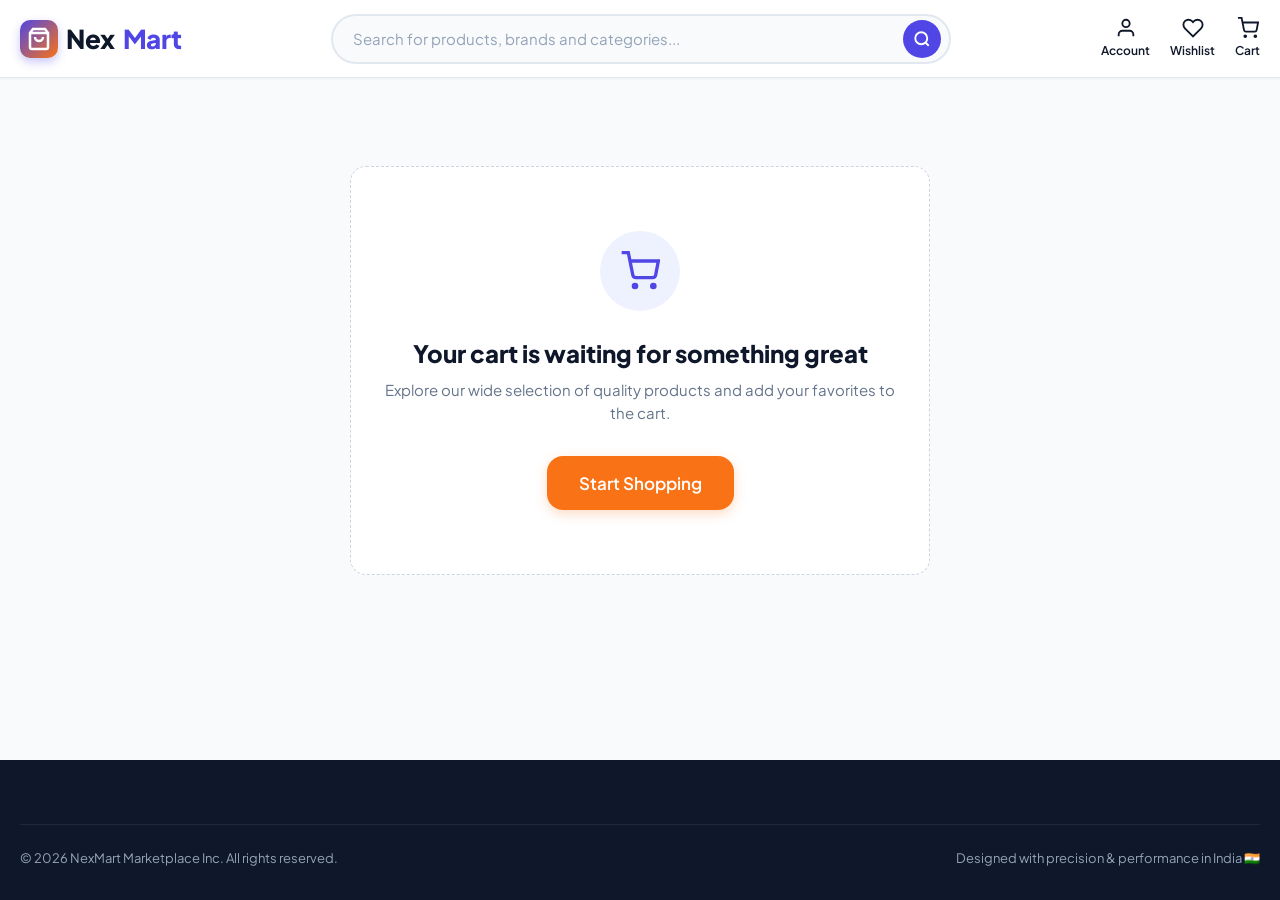
<file: cart.html>
<!DOCTYPE html>
<html lang="en">
<head>
  <meta charset="UTF-8">
  <meta name="viewport" content="width=device-width, initial-scale=1.0">
  <title>Shopping Cart - NexMart</title>
  <link rel="stylesheet" href="css/style.css">
  <link rel="stylesheet" href="css/components.css">
  <link rel="stylesheet" href="css/responsive.css">
</head>
<body>

  <!-- HEADER -->
  <header class="site-header">
    <div class="main-header">
      <div class="container header-wrapper">
        <a href="index.html" class="brand-logo">
          <div class="brand-icon">
            <svg width="24" height="24" viewBox="0 0 24 24" fill="none" stroke="currentColor" stroke-width="2.5"><path d="M6 2L3 6v14a2 2 0 0 0 2 2h14a2 2 0 0 0 2-2V6l-3-4z"></path><line x1="3" y1="6" x2="21" y2="6"></line><path d="M16 10a4 4 0 0 1-8 0"></path></svg>
          </div>
          Nex<span class="accent">Mart</span>
        </a>

        <div class="header-search">
          <div class="search-input-group">
            <input type="text" id="header-search-input" class="search-input" placeholder="Search for products, brands and categories..." autocomplete="off">
            <button class="btn-search" aria-label="Search">
              <svg width="18" height="18" viewBox="0 0 24 24" fill="none" stroke="currentColor" stroke-width="2.5"><circle cx="11" cy="11" r="8"></circle><line x1="21" y1="21" x2="16.65" y2="16.65"></line></svg>
            </button>
          </div>
          <div id="search-suggestions" class="search-suggestions-popup"></div>
        </div>

        <div class="header-actions">
          <a href="account.html" class="header-action-btn">
            <svg width="22" height="22" viewBox="0 0 24 24" fill="none" stroke="currentColor" stroke-width="2"><path d="M20 21v-2a4 4 0 0 0-4-4H8a4 4 0 0 0-4 4v2"></path><circle cx="12" cy="7" r="4"></circle></svg>
            <span>Account</span>
          </a>
          <a href="wishlist.html" class="header-action-btn">
            <svg width="22" height="22" viewBox="0 0 24 24" fill="none" stroke="currentColor" stroke-width="2"><path d="M20.84 4.61a5.5 5.5 0 0 0-7.78 0L12 5.67l-1.06-1.06a5.5 5.5 0 0 0-7.78 7.78l1.06 1.06L12 21.23l7.78-7.78 1.06-1.06a5.5 5.5 0 0 0 0-7.78z"></path></svg>
            <span>Wishlist</span>
            <span class="badge wishlist-count-badge" style="display: none;">0</span>
          </a>
          <a href="cart.html" class="header-action-btn cart-btn-desktop">
            <svg width="22" height="22" viewBox="0 0 24 24" fill="none" stroke="currentColor" stroke-width="2"><circle cx="9" cy="21" r="1"></circle><circle cx="20" cy="21" r="1"></circle><path d="M1 1h4l2.68 13.39a2 2 0 0 0 2 1.61h9.72a2 2 0 0 0 2-1.61L23 6H6"></path></svg>
            <span>Cart</span>
            <span class="badge cart-count-badge" style="display: none;">0</span>
          </a>
        </div>
      </div>
    </div>
  </header>

  <!-- MAIN CONTAINER -->
  <main class="container" style="margin: 2.5rem auto 4rem auto;">
    <div id="cart-page-container">
      <!-- Populated dynamically by js/cart-page.js -->
    </div>
  </main>

  <!-- FOOTER & MOBILE NAV -->
  <footer class="site-footer">
    <div class="container">
      <div class="footer-bottom">
        <div>© 2026 NexMart Marketplace Inc. All rights reserved.</div>
        <div>Designed with precision & performance in India 🇮🇳</div>
      </div>
    </div>
  </footer>

  <nav class="mobile-bottom-nav">
    <a href="index.html" class="mobile-nav-item"><svg width="20" height="20" viewBox="0 0 24 24" fill="none" stroke="currentColor" stroke-width="2"><path d="M3 9l9-7 9 7v11a2 2 0 0 1-2 2H5a2 2 0 0 1-2-2z"></path></svg><span>Home</span></a>
    <a href="products.html" class="mobile-nav-item"><svg width="20" height="20" viewBox="0 0 24 24" fill="none" stroke="currentColor" stroke-width="2"><rect x="3" y="3" width="7" height="7"></rect><rect x="14" y="3" width="7" height="7"></rect><rect x="14" y="14" width="7" height="7"></rect><rect x="3" y="14" width="7" height="7"></rect></svg><span>Search</span></a>
    <a href="wishlist.html" class="mobile-nav-item"><svg width="20" height="20" viewBox="0 0 24 24" fill="none" stroke="currentColor" stroke-width="2"><path d="M20.84 4.61a5.5 5.5 0 0 0-7.78 0L12 5.67l-1.06-1.06a5.5 5.5 0 0 0-7.78 7.78l1.06 1.06L12 21.23l7.78-7.78 1.06-1.06a5.5 5.5 0 0 0 0-7.78z"></path></svg><span>Wishlist</span></a>
    <a href="cart.html" class="mobile-nav-item active"><svg width="20" height="20" viewBox="0 0 24 24" fill="none" stroke="currentColor" stroke-width="2"><circle cx="9" cy="21" r="1"></circle><circle cx="20" cy="21" r="1"></circle><path d="M1 1h4l2.68 13.39a2 2 0 0 0 2 1.61h9.72a2 2 0 0 0 2-1.61L23 6H6"></path></svg><span>Cart</span></a>
    <a href="account.html" class="mobile-nav-item"><svg width="20" height="20" viewBox="0 0 24 24" fill="none" stroke="currentColor" stroke-width="2"><path d="M20 21v-2a4 4 0 0 0-4-4H8a4 4 0 0 0-4 4v2"></path><circle cx="12" cy="7" r="4"></circle></svg><span>Account</span></a>
  </nav>

  <script src="js/data.js"></script>
  <script src="js/store.js"></script>
  <script src="js/utils.js"></script>
  <script src="js/header.js"></script>
  <script src="js/cart-page.js"></script>
</body>
</html>
</file>
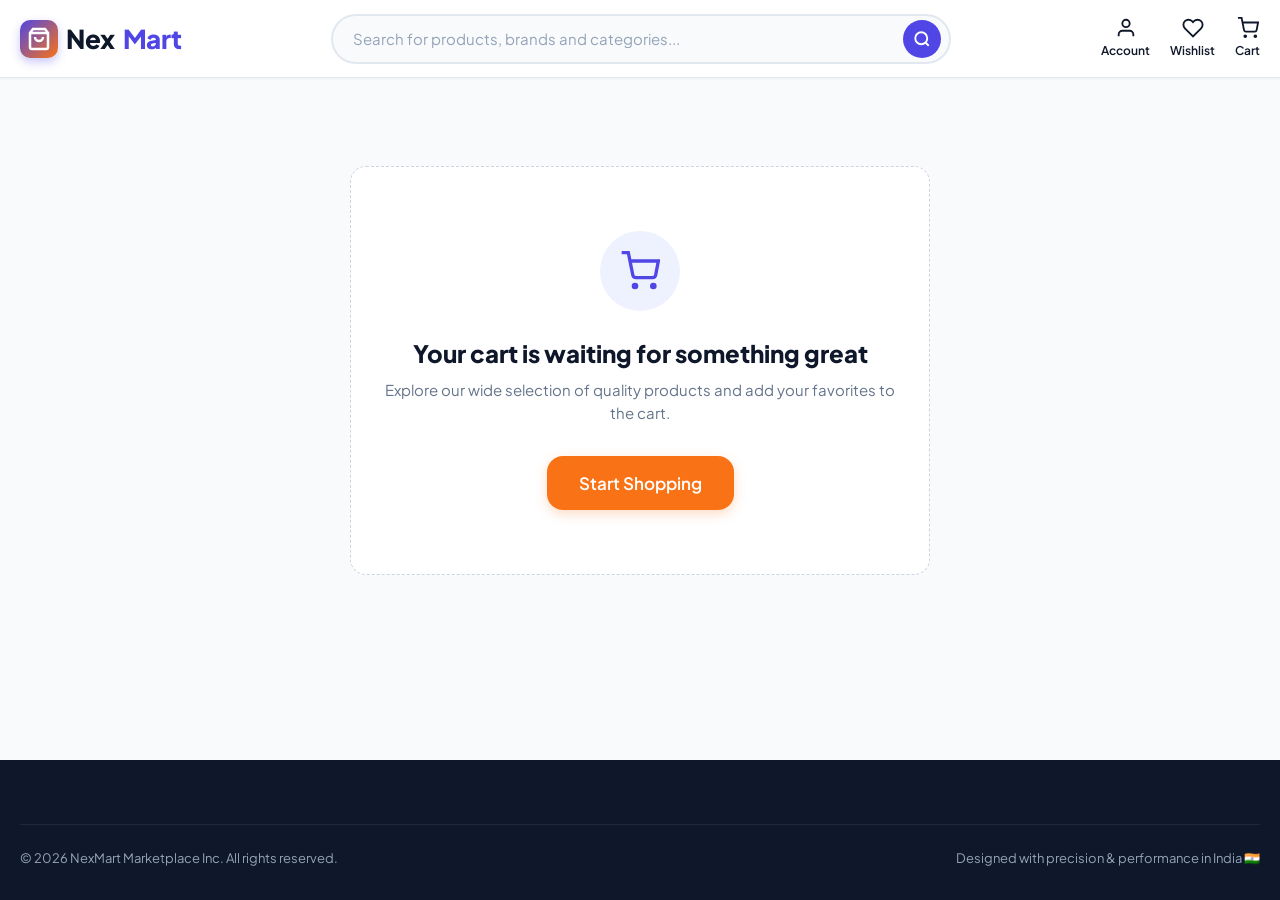
<file: checkout.html>
<!DOCTYPE html>
<html lang="en">
<head>
  <meta charset="UTF-8">
  <meta name="viewport" content="width=device-width, initial-scale=1.0">
  <title>Checkout - NexMart</title>
  <link rel="stylesheet" href="css/style.css">
  <link rel="stylesheet" href="css/components.css">
  <link rel="stylesheet" href="css/responsive.css">
  <style>
    .checkout-layout {
      display: grid;
      grid-template-columns: 2fr 1fr;
      gap: 2rem;
      margin: 2.5rem 0 4rem 0;
    }
    .checkout-step-card {
      background: var(--color-surface);
      border: 1px solid var(--color-border);
      border-radius: var(--radius-lg);
      padding: 1.75rem;
      margin-bottom: 1.5rem;
    }
    .step-card-header {
      display: flex;
      align-items: center;
      gap: 0.85rem;
      margin-bottom: 1.25rem;
    }
    .step-number-badge {
      width: 32px;
      height: 32px;
      background: var(--color-primary);
      color: #FFF;
      font-weight: 800;
      border-radius: var(--radius-full);
      display: flex;
      align-items: center;
      justify-content: center;
      font-size: 0.9375rem;
    }
    .payment-mode-grid {
      display: grid;
      grid-template-columns: repeat(auto-fit, minmax(140px, 1fr));
      gap: 1rem;
      margin-bottom: 1.25rem;
    }
    .payment-mode-card {
      border: 2px solid var(--color-border);
      border-radius: var(--radius-md);
      padding: 1rem 0.75rem;
      text-align: center;
      cursor: pointer;
      font-size: 0.875rem;
      font-weight: 700;
      transition: all var(--transition-fast);
    }
    .payment-mode-card:hover, .payment-mode-card.active {
      border-color: var(--color-primary);
      background: var(--color-primary-light);
      color: var(--color-primary);
    }
  </style>
</head>
<body>

  <!-- HEADER -->
  <header class="site-header">
    <div class="main-header">
      <div class="container header-wrapper">
        <a href="index.html" class="brand-logo">
          <div class="brand-icon">
            <svg width="24" height="24" viewBox="0 0 24 24" fill="none" stroke="currentColor" stroke-width="2.5"><path d="M6 2L3 6v14a2 2 0 0 0 2 2h14a2 2 0 0 0 2-2V6l-3-4z"></path><line x1="3" y1="6" x2="21" y2="6"></line><path d="M16 10a4 4 0 0 1-8 0"></path></svg>
          </div>
          Nex<span class="accent">Mart</span>
        </a>

        <div style="font-size: 0.875rem; font-weight: 700; color: var(--color-success); display: flex; align-items: center; gap: 0.4rem;">
          <svg width="18" height="18" viewBox="0 0 24 24" fill="none" stroke="currentColor" stroke-width="2.5"><rect x="3" y="11" width="18" height="11" rx="2" ry="2"></rect><path d="M7 11V7a5 5 0 0 1 10 0v4"></path></svg>
          100% Secure Checkout
        </div>
      </div>
    </div>
  </header>

  <!-- MAIN CHECKOUT CONTENT -->
  <main class="container">
    <div class="checkout-layout">
      <!-- LEFT: STEPS FORM -->
      <div>
        <div id="checkout-error-msg" style="color: var(--color-danger); font-weight: 700; font-size: 0.875rem; margin-bottom: 1rem;"></div>

        <!-- STEP 1: SHIPPING ADDRESS -->
        <div class="checkout-step-card">
          <div class="step-card-header">
            <div class="step-number-badge">1</div>
            <h3 style="font-size: 1.25rem; font-weight: 800;">Shipping Address</h3>
          </div>

          <div style="display: grid; grid-template-columns: 1fr 1fr; gap: 1rem;">
            <div class="form-group">
              <label class="form-label">Full Name</label>
              <input type="text" id="checkout-fullname" class="form-input" value="Rahul Sharma" required>
            </div>
            <div class="form-group">
              <label class="form-label">Mobile Phone Number</label>
              <input type="tel" id="checkout-phone" class="form-input" value="+91 98765 43210" required>
            </div>
            <div class="form-group" style="grid-column: 1 / -1;">
              <label class="form-label">Flat / House No., Building, Street Address</label>
              <input type="text" id="checkout-street" class="form-input" value="Flat 402, Royal Palms Apartments, Outer Ring Road" required>
            </div>
            <div class="form-group">
              <label class="form-label">City</label>
              <input type="text" id="checkout-city" class="form-input" value="Bengaluru" required>
            </div>
            <div class="form-group">
              <label class="form-label">State</label>
              <input type="text" id="checkout-state" class="form-input" value="Karnataka" required>
            </div>
            <div class="form-group">
              <label class="form-label">Pincode</label>
              <input type="text" id="checkout-pincode" class="form-input" value="560103" required maxlength="6">
            </div>
          </div>
        </div>

        <!-- STEP 2: DELIVERY OPTIONS -->
        <div class="checkout-step-card">
          <div class="step-card-header">
            <div class="step-number-badge">2</div>
            <h3 style="font-size: 1.25rem; font-weight: 800;">Delivery Option</h3>
          </div>

          <div style="display: flex; flex-direction: column; gap: 1rem;">
            <label style="display: flex; align-items: center; justify-content: space-between; border: 1px solid var(--color-border); padding: 1rem; border-radius: var(--radius-md); cursor: pointer;">
              <div style="display: flex; align-items: center; gap: 0.75rem;">
                <input type="radio" name="delivery-speed" checked onclick="setDeliveryOption(0)">
                <div>
                  <div style="font-weight: 700; font-size: 0.9375rem;">Standard Free Delivery</div>
                  <div style="font-size: 0.8125rem; color: var(--color-text-muted);">Delivered in 2-3 Business Days</div>
                </div>
              </div>
              <span style="font-weight: 800; color: var(--color-success);">FREE</span>
            </label>

            <label style="display: flex; align-items: center; justify-content: space-between; border: 1px solid var(--color-border); padding: 1rem; border-radius: var(--radius-md); cursor: pointer;">
              <div style="display: flex; align-items: center; gap: 0.75rem;">
                <input type="radio" name="delivery-speed" onclick="setDeliveryOption(99)">
                <div>
                  <div style="font-weight: 700; font-size: 0.9375rem;">Express Priority Delivery ⚡</div>
                  <div style="font-size: 0.8125rem; color: var(--color-text-muted);">Guaranteed Delivery Tomorrow by 2 PM</div>
                </div>
              </div>
              <span style="font-weight: 800; color: var(--color-primary);">₹99</span>
            </label>
          </div>
        </div>

        <!-- STEP 3: PAYMENT METHOD -->
        <div class="checkout-step-card">
          <div class="step-card-header">
            <div class="step-number-badge">3</div>
            <h3 style="font-size: 1.25rem; font-weight: 800;">Select Payment Gateway</h3>
          </div>

          <div class="payment-mode-grid">
            <div class="payment-mode-card active" data-mode="upi">
              <div>📱 UPI / QR</div>
              <div style="font-size: 0.7rem; font-weight: 500; color: var(--color-text-muted); margin-top: 0.2rem;">GPay, PhonePe, Paytm</div>
            </div>
            <div class="payment-mode-card" data-mode="card">
              <div>💳 Credit/Debit Card</div>
              <div style="font-size: 0.7rem; font-weight: 500; color: var(--color-text-muted); margin-top: 0.2rem;">Visa, Mastercard, RuPay</div>
            </div>
            <div class="payment-mode-card" data-mode="netbanking">
              <div>🏛️ Net Banking</div>
              <div style="font-size: 0.7rem; font-weight: 500; color: var(--color-text-muted); margin-top: 0.2rem;">All Indian Banks</div>
            </div>
            <div class="payment-mode-card" data-mode="cod">
              <div>💵 Cash on Delivery</div>
              <div style="font-size: 0.7rem; font-weight: 500; color: var(--color-text-muted); margin-top: 0.2rem;">Pay on Delivery</div>
            </div>
          </div>

          <!-- Payment Input Fields Simulation -->
          <div id="pay-detail-upi" class="payment-subdetails" style="background: var(--color-bg); padding: 1.25rem; border-radius: var(--radius-md);">
            <label class="form-label">Enter VPA / UPI ID</label>
            <input type="text" class="form-input" placeholder="mobile-number@upi or name@okaxis" value="rahul@upi" style="max-width: 340px;">
          </div>

          <div id="pay-detail-card" class="payment-subdetails" style="display: none; background: var(--color-bg); padding: 1.25rem; border-radius: var(--radius-md);">
            <div class="form-group">
              <label class="form-label">Card Number</label>
              <input type="text" class="form-input" placeholder="4532 •••• •••• 8910" value="4532 9841 2309 8910">
            </div>
            <div style="display: grid; grid-template-columns: 1fr 1fr; gap: 1rem;">
              <div class="form-group">
                <label class="form-label">Expiry Date</label>
                <input type="text" class="form-input" placeholder="MM/YY" value="08/28">
              </div>
              <div class="form-group">
                <label class="form-label">CVV</label>
                <input type="password" class="form-input" placeholder="123" value="894" maxlength="3">
              </div>
            </div>
          </div>

          <div id="pay-detail-netbanking" class="payment-subdetails" style="display: none; background: var(--color-bg); padding: 1.25rem; border-radius: var(--radius-md);">
            <label class="form-label">Select Your Bank</label>
            <select class="form-select">
              <option>HDFC Bank</option>
              <option>State Bank of India (SBI)</option>
              <option>ICICI Bank</option>
              <option>Axis Bank</option>
              <option>Kotak Mahindra Bank</option>
            </select>
          </div>

          <div id="pay-detail-cod" class="payment-subdetails" style="display: none; background: var(--color-bg); padding: 1.25rem; border-radius: var(--radius-md);">
            <p style="font-size: 0.875rem; color: var(--color-text-muted);">
              You can pay via Cash, UPI QR or Debit Card to the delivery agent when your package arrives.
            </p>
          </div>
        </div>
      </div>

      <!-- RIGHT: ORDER SUMMARY SIDEBAR -->
      <div>
        <div id="checkout-summary-container" style="background: var(--color-surface); padding: 1.5rem; border-radius: var(--radius-lg); border: 1px solid var(--color-border); position: sticky; top: 100px;">
          <!-- Rendered dynamically -->
        </div>
      </div>
    </div>
  </main>

  <footer class="site-footer">
    <div class="container">
      <div class="footer-bottom">
        <div>© 2026 NexMart Marketplace Inc. All rights reserved.</div>
        <div>Designed with precision & performance in India 🇮🇳</div>
      </div>
    </div>
  </footer>

  <script src="js/data.js"></script>
  <script src="js/store.js"></script>
  <script src="js/utils.js"></script>
  <script src="js/checkout.js"></script>
</body>
</html>
</file>
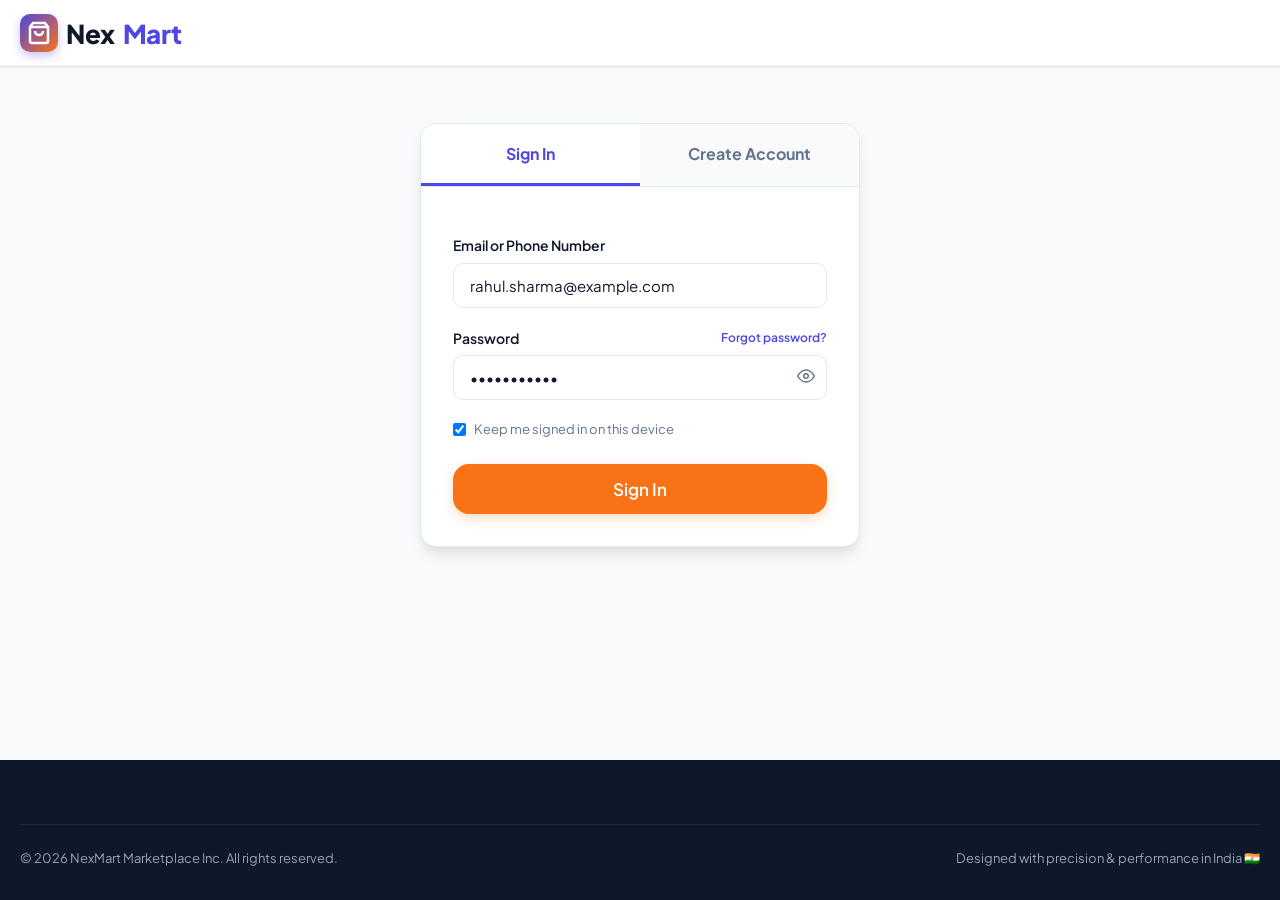
<file: login.html>
<!DOCTYPE html>
<html lang="en">
<head>
  <meta charset="UTF-8">
  <meta name="viewport" content="width=device-width, initial-scale=1.0">
  <title>Login / Sign Up - NexMart</title>
  <link rel="stylesheet" href="css/style.css">
  <link rel="stylesheet" href="css/components.css">
  <link rel="stylesheet" href="css/responsive.css">
  <style>
    .auth-container {
      max-width: 440px;
      margin: 3.5rem auto 5rem auto;
      background: var(--color-surface);
      border: 1px solid var(--color-border);
      border-radius: var(--radius-lg);
      box-shadow: var(--shadow-lg);
      overflow: hidden;
    }
    .auth-tabs {
      display: flex;
      border-bottom: 1px solid var(--color-border);
    }
    .auth-tab-btn {
      flex: 1;
      padding: 1.1rem;
      font-weight: 700;
      font-size: 1rem;
      text-align: center;
      color: var(--color-text-muted);
      cursor: pointer;
      background: var(--color-bg);
      transition: all var(--transition-fast);
    }
    .auth-tab-btn.active {
      background: var(--color-surface);
      color: var(--color-primary);
      border-bottom: 3px solid var(--color-primary);
    }
    .auth-body {
      padding: 2rem;
    }
    .password-input-wrap {
      position: relative;
    }
    .password-toggle-btn {
      position: absolute;
      right: 12px;
      top: 50%;
      transform: translateY(-50%);
      color: var(--color-text-muted);
    }
  </style>
</head>
<body>

  <!-- HEADER -->
  <header class="site-header">
    <div class="main-header">
      <div class="container header-wrapper">
        <a href="index.html" class="brand-logo">
          <div class="brand-icon">
            <svg width="24" height="24" viewBox="0 0 24 24" fill="none" stroke="currentColor" stroke-width="2.5"><path d="M6 2L3 6v14a2 2 0 0 0 2 2h14a2 2 0 0 0 2-2V6l-3-4z"></path><line x1="3" y1="6" x2="21" y2="6"></line><path d="M16 10a4 4 0 0 1-8 0"></path></svg>
          </div>
          Nex<span class="accent">Mart</span>
        </a>
      </div>
    </div>
  </header>

  <!-- AUTH MAIN CONTENT -->
  <main class="container">
    <div class="auth-container">
      <div class="auth-tabs">
        <div id="tab-btn-login" class="auth-tab-btn active">Sign In</div>
        <div id="tab-btn-signup" class="auth-tab-btn">Create Account</div>
      </div>

      <div class="auth-body">
        <!-- LOGIN FORM -->
        <form id="login-form" onsubmit="handleLoginSubmit(event)">
          <div id="login-error-msg" style="color: var(--color-danger); font-size: 0.8125rem; font-weight: 700; margin-bottom: 1rem;"></div>

          <div class="form-group">
            <label class="form-label">Email or Phone Number</label>
            <input type="text" id="login-email" class="form-input" placeholder="rahul.sharma@example.com" value="rahul.sharma@example.com" required>
          </div>

          <div class="form-group">
            <div style="display: flex; justify-content: space-between; align-items: center; margin-bottom: 0.4rem;">
              <label class="form-label" style="margin: 0;">Password</label>
              <a href="#" style="font-size: 0.75rem; color: var(--color-primary); font-weight: 600;">Forgot password?</a>
            </div>
            <div class="password-input-wrap">
              <input type="password" id="login-password" class="form-input" placeholder="••••••••" value="password123" required>
              <button type="button" class="password-toggle-btn" onclick="togglePasswordVisibility('login-password', this)">
                <svg width="18" height="18" viewBox="0 0 24 24" fill="none" stroke="currentColor" stroke-width="2"><path d="M1 12s4-8 11-8 11 8 11 8-4 8-11 8-11-8-11-8z"></path><circle cx="12" cy="12" r="3"></circle></svg>
              </button>
            </div>
          </div>

          <div style="display: flex; align-items: center; gap: 0.5rem; margin-bottom: 1.5rem; font-size: 0.8125rem; color: var(--color-text-muted);">
            <input type="checkbox" id="remember-me" checked>
            <label for="remember-me">Keep me signed in on this device</label>
          </div>

          <button type="submit" class="btn btn-primary btn-lg" style="width: 100%;">Sign In</button>
        </form>

        <!-- SIGNUP FORM -->
        <form id="signup-form" style="display: none;" onsubmit="handleSignupSubmit(event)">
          <div id="signup-error-msg" style="color: var(--color-danger); font-size: 0.8125rem; font-weight: 700; margin-bottom: 1rem;"></div>

          <div class="form-group">
            <label class="form-label">Full Name</label>
            <input type="text" id="signup-name" class="form-input" placeholder="Rahul Sharma" required>
          </div>

          <div class="form-group">
            <label class="form-label">Email Address</label>
            <input type="email" id="signup-email" class="form-input" placeholder="name@example.com" required>
          </div>

          <div class="form-group">
            <label class="form-label">Mobile Number</label>
            <input type="tel" id="signup-phone" class="form-input" placeholder="+91 98765 43210">
          </div>

          <div class="form-group">
            <label class="form-label">Password</label>
            <div class="password-input-wrap">
              <input type="password" id="signup-password" class="form-input" placeholder="Min 6 characters" required>
              <button type="button" class="password-toggle-btn" onclick="togglePasswordVisibility('signup-password', this)">
                <svg width="18" height="18" viewBox="0 0 24 24" fill="none" stroke="currentColor" stroke-width="2"><path d="M1 12s4-8 11-8 11 8 11 8-4 8-11 8-11-8-11-8z"></path><circle cx="12" cy="12" r="3"></circle></svg>
              </button>
            </div>
          </div>

          <div class="form-group">
            <label class="form-label">Confirm Password</label>
            <input type="password" id="signup-confirm-password" class="form-input" placeholder="Repeat password" required>
          </div>

          <button type="submit" class="btn btn-primary btn-lg" style="width: 100%;">Create Account</button>
        </form>
      </div>
    </div>
  </main>

  <footer class="site-footer">
    <div class="container">
      <div class="footer-bottom">
        <div>© 2026 NexMart Marketplace Inc. All rights reserved.</div>
        <div>Designed with precision & performance in India 🇮🇳</div>
      </div>
    </div>
  </footer>

  <script src="js/data.js"></script>
  <script src="js/store.js"></script>
  <script src="js/utils.js"></script>
  <script src="js/auth.js"></script>
</body>
</html>
</file>
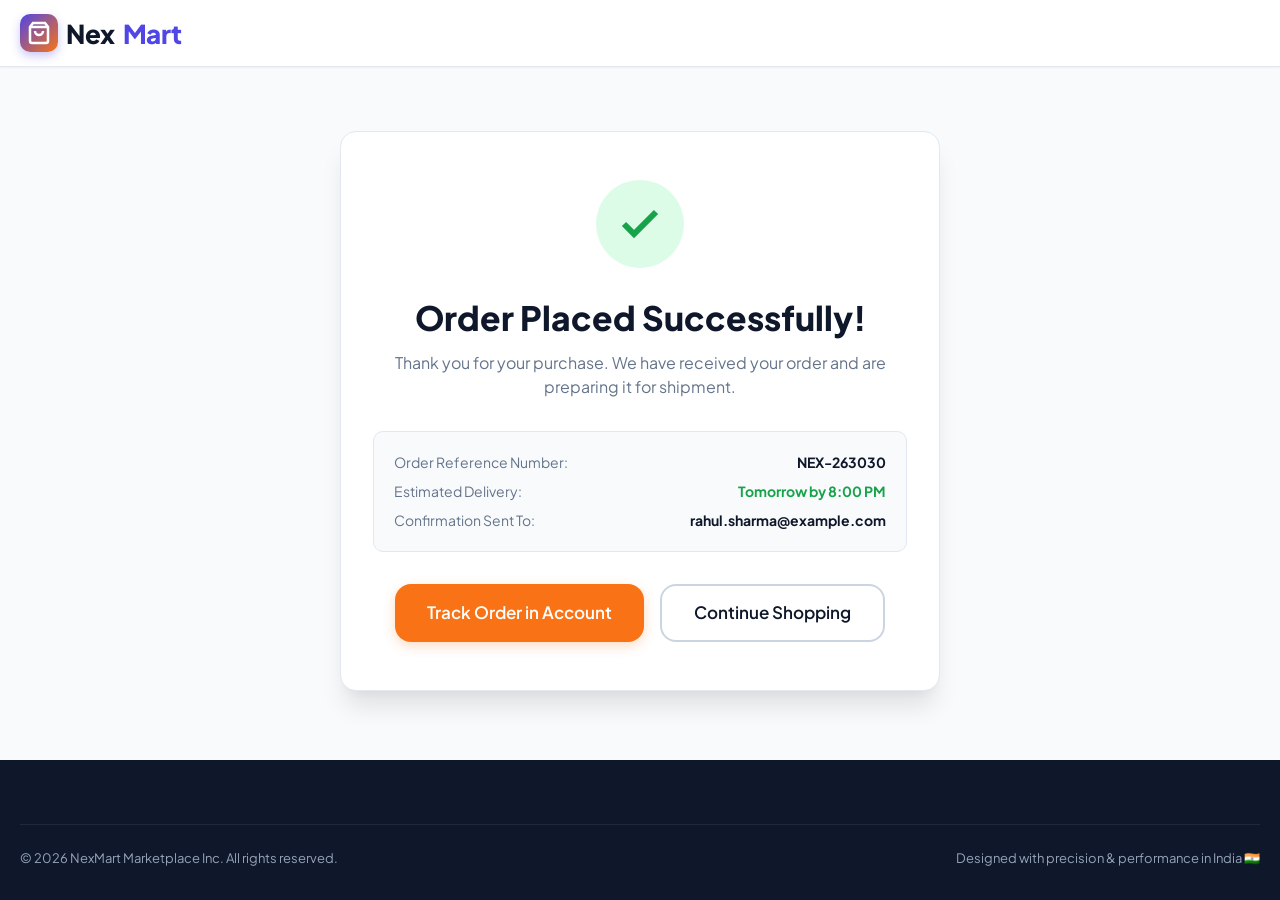
<file: success.html>
<!DOCTYPE html>
<html lang="en">
<head>
  <meta charset="UTF-8">
  <meta name="viewport" content="width=device-width, initial-scale=1.0">
  <title>Order Confirmed - NexMart</title>
  <link rel="stylesheet" href="css/style.css">
  <link rel="stylesheet" href="css/components.css">
  <link rel="stylesheet" href="css/responsive.css">
  <style>
    .success-card {
      max-width: 600px;
      margin: 4rem auto;
      background: var(--color-surface);
      border: 1px solid var(--color-border);
      border-radius: var(--radius-lg);
      padding: 3rem 2rem;
      text-align: center;
      box-shadow: var(--shadow-xl);
    }
    .success-check-icon {
      width: 88px;
      height: 88px;
      background: var(--color-success-soft);
      color: var(--color-success);
      border-radius: var(--radius-full);
      display: flex;
      align-items: center;
      justify-content: center;
      margin: 0 auto 1.5rem auto;
      animation: popIn 0.4s cubic-bezier(0.175, 0.885, 0.32, 1.275);
    }
    @keyframes popIn {
      0% { transform: scale(0.3); opacity: 0; }
      100% { transform: scale(1); opacity: 1; }
    }
  </style>
</head>
<body>

  <!-- HEADER -->
  <header class="site-header">
    <div class="main-header">
      <div class="container header-wrapper">
        <a href="index.html" class="brand-logo">
          <div class="brand-icon">
            <svg width="24" height="24" viewBox="0 0 24 24" fill="none" stroke="currentColor" stroke-width="2.5"><path d="M6 2L3 6v14a2 2 0 0 0 2 2h14a2 2 0 0 0 2-2V6l-3-4z"></path><line x1="3" y1="6" x2="21" y2="6"></line><path d="M16 10a4 4 0 0 1-8 0"></path></svg>
          </div>
          Nex<span class="accent">Mart</span>
        </a>
      </div>
    </div>
  </header>

  <!-- SUCCESS MAIN CONTAINER -->
  <main class="container">
    <div class="success-card">
      <div class="success-check-icon">
        <svg width="48" height="48" viewBox="0 0 24 24" fill="none" stroke="currentColor" stroke-width="3"><polyline points="20 6 9 17 4 12"></polyline></svg>
      </div>

      <h1 style="font-size: 2.1rem; font-weight: 800; color: var(--color-text-main); margin-bottom: 0.5rem;">Order Placed Successfully!</h1>
      <p style="font-size: 1rem; color: var(--color-text-muted); margin-bottom: 2rem;">
        Thank you for your purchase. We have received your order and are preparing it for shipment.
      </p>

      <div style="background: var(--color-bg); padding: 1.25rem; border-radius: var(--radius-md); text-align: left; margin-bottom: 2rem; border: 1px solid var(--color-border);">
        <div style="display: flex; justify-content: space-between; margin-bottom: 0.5rem; font-size: 0.875rem;">
          <span style="color: var(--color-text-muted);">Order Reference Number:</span>
          <strong id="display-order-id">NEX-984210</strong>
        </div>
        <div style="display: flex; justify-content: space-between; margin-bottom: 0.5rem; font-size: 0.875rem;">
          <span style="color: var(--color-text-muted);">Estimated Delivery:</span>
          <strong style="color: var(--color-success);" id="display-delivery-eta">Tomorrow by 8:00 PM</strong>
        </div>
        <div style="display: flex; justify-content: space-between; font-size: 0.875rem;">
          <span style="color: var(--color-text-muted);">Confirmation Sent To:</span>
          <strong id="display-user-email">rahul.sharma@example.com</strong>
        </div>
      </div>

      <div style="display: flex; gap: 1rem; justify-content: center; flex-wrap: wrap;">
        <a href="account.html" class="btn btn-primary btn-lg">Track Order in Account</a>
        <a href="products.html" class="btn btn-outline btn-lg">Continue Shopping</a>
      </div>
    </div>
  </main>

  <footer class="site-footer">
    <div class="container">
      <div class="footer-bottom">
        <div>© 2026 NexMart Marketplace Inc. All rights reserved.</div>
        <div>Designed with precision & performance in India 🇮🇳</div>
      </div>
    </div>
  </footer>

  <script src="js/data.js"></script>
  <script src="js/store.js"></script>
  <script src="js/utils.js"></script>
  <script>
    document.addEventListener("DOMContentLoaded", () => {
      const orderId = Utils.getQueryParam("orderId") || "NEX-" + Math.floor(100000 + Math.random() * 900000);
      document.getElementById("display-order-id").textContent = orderId;

      const user = Store.getUser();
      if (user && user.email) {
        document.getElementById("display-user-email").textContent = user.email;
      }
    });
  </script>
</body>
</html>
</file>
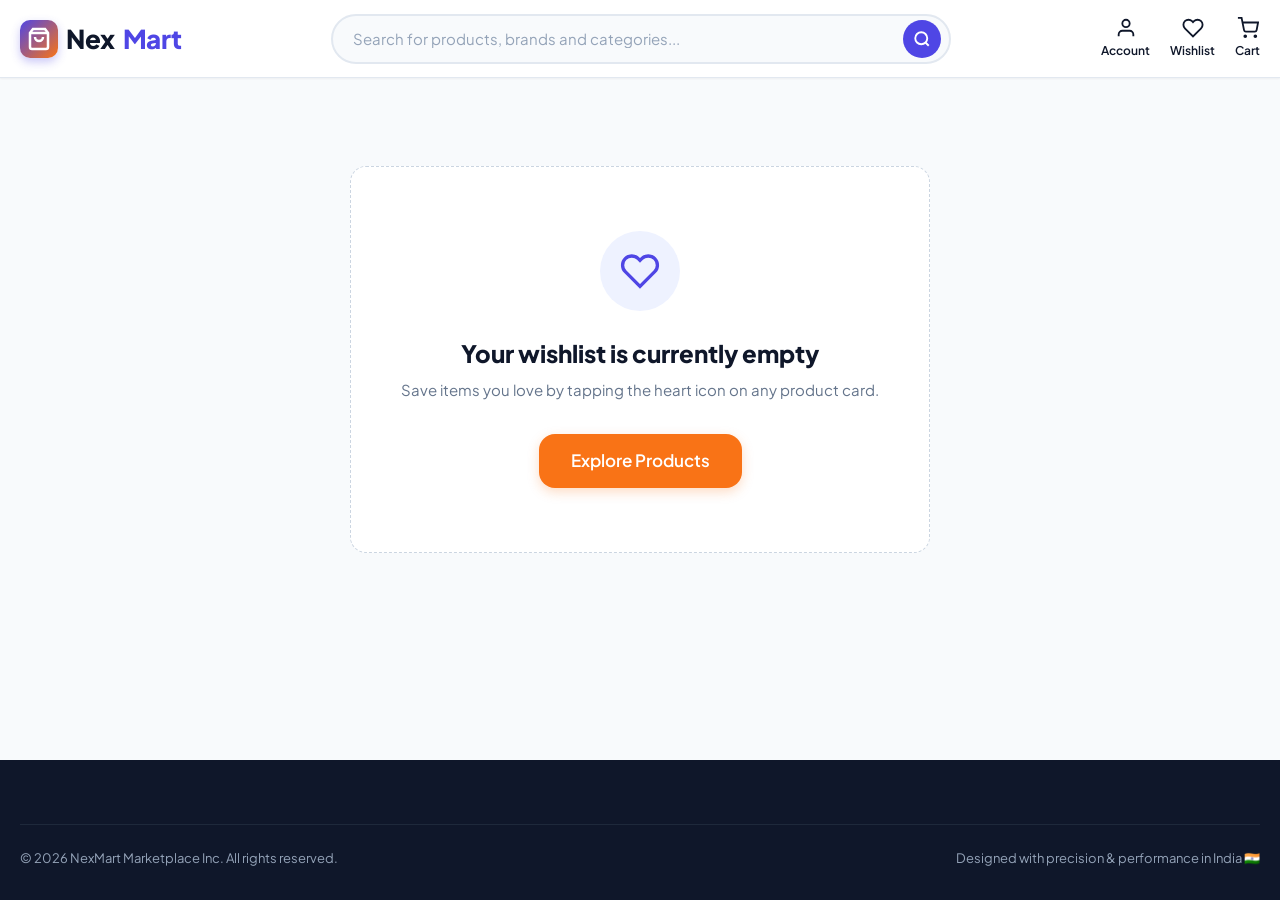
<file: wishlist.html>
<!DOCTYPE html>
<html lang="en">
<head>
  <meta charset="UTF-8">
  <meta name="viewport" content="width=device-width, initial-scale=1.0">
  <title>My Wishlist - NexMart</title>
  <link rel="stylesheet" href="css/style.css">
  <link rel="stylesheet" href="css/components.css">
  <link rel="stylesheet" href="css/responsive.css">
</head>
<body>

  <!-- HEADER -->
  <header class="site-header">
    <div class="main-header">
      <div class="container header-wrapper">
        <a href="index.html" class="brand-logo">
          <div class="brand-icon">
            <svg width="24" height="24" viewBox="0 0 24 24" fill="none" stroke="currentColor" stroke-width="2.5"><path d="M6 2L3 6v14a2 2 0 0 0 2 2h14a2 2 0 0 0 2-2V6l-3-4z"></path><line x1="3" y1="6" x2="21" y2="6"></line><path d="M16 10a4 4 0 0 1-8 0"></path></svg>
          </div>
          Nex<span class="accent">Mart</span>
        </a>

        <div class="header-search">
          <div class="search-input-group">
            <input type="text" id="header-search-input" class="search-input" placeholder="Search for products, brands and categories..." autocomplete="off">
            <button class="btn-search" aria-label="Search">
              <svg width="18" height="18" viewBox="0 0 24 24" fill="none" stroke="currentColor" stroke-width="2.5"><circle cx="11" cy="11" r="8"></circle><line x1="21" y1="21" x2="16.65" y2="16.65"></line></svg>
            </button>
          </div>
          <div id="search-suggestions" class="search-suggestions-popup"></div>
        </div>

        <div class="header-actions">
          <a href="account.html" class="header-action-btn">
            <svg width="22" height="22" viewBox="0 0 24 24" fill="none" stroke="currentColor" stroke-width="2"><path d="M20 21v-2a4 4 0 0 0-4-4H8a4 4 0 0 0-4 4v2"></path><circle cx="12" cy="7" r="4"></circle></svg>
            <span>Account</span>
          </a>
          <a href="wishlist.html" class="header-action-btn">
            <svg width="22" height="22" viewBox="0 0 24 24" fill="none" stroke="currentColor" stroke-width="2"><path d="M20.84 4.61a5.5 5.5 0 0 0-7.78 0L12 5.67l-1.06-1.06a5.5 5.5 0 0 0-7.78 7.78l1.06 1.06L12 21.23l7.78-7.78 1.06-1.06a5.5 5.5 0 0 0 0-7.78z"></path></svg>
            <span>Wishlist</span>
            <span class="badge wishlist-count-badge" style="display: none;">0</span>
          </a>
          <a href="cart.html" class="header-action-btn cart-btn-desktop">
            <svg width="22" height="22" viewBox="0 0 24 24" fill="none" stroke="currentColor" stroke-width="2"><circle cx="9" cy="21" r="1"></circle><circle cx="20" cy="21" r="1"></circle><path d="M1 1h4l2.68 13.39a2 2 0 0 0 2 1.61h9.72a2 2 0 0 0 2-1.61L23 6H6"></path></svg>
            <span>Cart</span>
            <span class="badge cart-count-badge" style="display: none;">0</span>
          </a>
        </div>
      </div>
    </div>
  </header>

  <!-- MAIN CONTAINER -->
  <main class="container" style="margin: 2.5rem auto 4rem auto;">
    <div id="wishlist-page-container">
      <!-- Populated dynamically by js/wishlist-page.js -->
    </div>
  </main>

  <!-- FOOTER & MOBILE NAV -->
  <footer class="site-footer">
    <div class="container">
      <div class="footer-bottom">
        <div>© 2026 NexMart Marketplace Inc. All rights reserved.</div>
        <div>Designed with precision & performance in India 🇮🇳</div>
      </div>
    </div>
  </footer>

  <nav class="mobile-bottom-nav">
    <a href="index.html" class="mobile-nav-item"><svg width="20" height="20" viewBox="0 0 24 24" fill="none" stroke="currentColor" stroke-width="2"><path d="M3 9l9-7 9 7v11a2 2 0 0 1-2 2H5a2 2 0 0 1-2-2z"></path></svg><span>Home</span></a>
    <a href="products.html" class="mobile-nav-item"><svg width="20" height="20" viewBox="0 0 24 24" fill="none" stroke="currentColor" stroke-width="2"><rect x="3" y="3" width="7" height="7"></rect><rect x="14" y="3" width="7" height="7"></rect><rect x="14" y="14" width="7" height="7"></rect><rect x="3" y="14" width="7" height="7"></rect></svg><span>Search</span></a>
    <a href="wishlist.html" class="mobile-nav-item active"><svg width="20" height="20" viewBox="0 0 24 24" fill="none" stroke="currentColor" stroke-width="2"><path d="M20.84 4.61a5.5 5.5 0 0 0-7.78 0L12 5.67l-1.06-1.06a5.5 5.5 0 0 0-7.78 7.78l1.06 1.06L12 21.23l7.78-7.78 1.06-1.06a5.5 5.5 0 0 0 0-7.78z"></path></svg><span>Wishlist</span></a>
    <a href="cart.html" class="mobile-nav-item"><svg width="20" height="20" viewBox="0 0 24 24" fill="none" stroke="currentColor" stroke-width="2"><circle cx="9" cy="21" r="1"></circle><circle cx="20" cy="21" r="1"></circle><path d="M1 1h4l2.68 13.39a2 2 0 0 0 2 1.61h9.72a2 2 0 0 0 2-1.61L23 6H6"></path></svg><span>Cart</span></a>
    <a href="account.html" class="mobile-nav-item"><svg width="20" height="20" viewBox="0 0 24 24" fill="none" stroke="currentColor" stroke-width="2"><path d="M20 21v-2a4 4 0 0 0-4-4H8a4 4 0 0 0-4 4v2"></path><circle cx="12" cy="7" r="4"></circle></svg><span>Account</span></a>
  </nav>

  <script src="js/data.js"></script>
  <script src="js/store.js"></script>
  <script src="js/utils.js"></script>
  <script src="js/header.js"></script>
  <script src="js/wishlist-page.js"></script>
</body>
</html>
</file>
<file: css/style.css>
/* ==========================================================================
   NexMart Production E-Commerce Design System
   Visual Language: Trust + Quality + Speed + Value + Modern Simplicity
   ========================================================================== */

@import url('https://fonts.googleapis.com/css2?family=Plus+Jakarta+Sans:wght@400;500;600;700;800&family=Inter:wght@400;500;600;700&display=swap');

:root {
  /* Branding & Core Palette */
  --color-primary: #4F46E5;         /* Indigo Royal */
  --color-primary-hover: #4338CA;
  --color-primary-light: #EEF2FF;
  --color-accent: #F97316;          /* High Conversion Coral Orange */
  --color-accent-hover: #EA580C;
  --color-accent-light: #FFF7ED;

  /* Neutral Spectrum */
  --color-bg: #F8FAFC;              /* Clean soft background */
  --color-surface: #FFFFFF;         /* Card background */
  --color-surface-hover: #F1F5F9;
  --color-border: #E2E8F0;          /* Crisp light borders */
  --color-border-dark: #CBD5E1;

  /* Typography */
  --color-text-main: #0F172A;       /* Slate 900 */
  --color-text-muted: #64748B;      /* Slate 500 */
  --color-text-light: #94A3B8;

  /* Functional Indicators */
  --color-success: #16A34A;        /* Emerald discount / stock green */
  --color-success-soft: #DCFCE7;
  --color-warning: #F59E0B;        /* Star rating amber */
  --color-danger: #EF4444;         /* Wishlist heart red */
  --color-danger-soft: #FEE2E2;

  /* Typography Fonts */
  --font-family: 'Plus Jakarta Sans', 'Inter', -apple-system, BlinkMacSystemFont, sans-serif;

  /* Shadows & Elevations */
  --shadow-sm: 0 1px 2px 0 rgba(0, 0, 0, 0.05);
  --shadow-md: 0 4px 6px -1px rgba(0, 0, 0, 0.07), 0 2px 4px -2px rgba(0, 0, 0, 0.05);
  --shadow-lg: 0 10px 15px -3px rgba(0, 0, 0, 0.1), 0 4px 6px -4px rgba(0, 0, 0, 0.05);
  --shadow-xl: 0 20px 25px -5px rgba(0, 0, 0, 0.1), 0 8px 10px -6px rgba(0, 0, 0, 0.04);
  --shadow-card-hover: 0 12px 24px -4px rgba(79, 70, 229, 0.12);

  /* Radius */
  --radius-sm: 6px;
  --radius-md: 10px;
  --radius-lg: 16px;
  --radius-full: 9999px;

  /* Transitions */
  --transition-fast: 150ms cubic-bezier(0.4, 0, 0.2, 1);
  --transition-normal: 250ms cubic-bezier(0.4, 0, 0.2, 1);
}

/* --- BASE & RESET --- */
*, *::before, *::after {
  box-sizing: border-box;
  margin: 0;
  padding: 0;
}

html {
  font-size: 16px;
  scroll-behavior: smooth;
  -webkit-text-size-adjust: 100%;
}

body {
  font-family: var(--font-family);
  background-color: var(--color-bg);
  color: var(--color-text-main);
  line-height: 1.5;
  min-height: 100vh;
  display: flex;
  flex-direction: column;
  overflow-x: hidden;
}

a {
  color: inherit;
  text-decoration: none;
}

button, input, select, textarea {
  font-family: inherit;
  font-size: inherit;
}

button {
  cursor: pointer;
  border: none;
  background: none;
}

img {
  max-width: 100%;
  height: auto;
  display: block;
}

ul, ol {
  list-style: none;
}

.container {
  width: 100%;
  max-width: 1320px;
  margin: 0 auto;
  padding: 0 1.25rem;
}

/* --- HEADER & NAVIGATION --- */
.site-header {
  position: sticky;
  top: 0;
  z-index: 100;
  background-color: var(--color-surface);
  border-bottom: 1px solid var(--color-border);
  box-shadow: var(--shadow-sm);
  transition: box-shadow var(--transition-normal);
}

.site-header.scrolled {
  box-shadow: var(--shadow-md);
}

.top-bar {
  background-color: var(--color-text-main);
  color: #E2E8F0;
  font-size: 0.8125rem;
  padding: 0.4rem 0;
}

.top-bar .container {
  display: flex;
  justify-content: space-between;
  align-items: center;
}

.top-bar-links {
  display: flex;
  gap: 1.5rem;
}

.top-bar-links a {
  opacity: 0.85;
  transition: opacity var(--transition-fast);
}

.top-bar-links a:hover {
  opacity: 1;
  color: var(--color-accent);
}

.main-header {
  padding: 0.85rem 0;
}

.header-wrapper {
  display: flex;
  align-items: center;
  justify-content: space-between;
  gap: 1.5rem;
}

/* Brand Logo */
.brand-logo {
  display: flex;
  align-items: center;
  gap: 0.5rem;
  font-size: 1.625rem;
  font-weight: 800;
  color: var(--color-text-main);
  letter-spacing: -0.5px;
}

.brand-logo .brand-icon {
  width: 38px;
  height: 38px;
  background: linear-gradient(135deg, var(--color-primary), var(--color-accent));
  color: #FFF;
  border-radius: var(--radius-md);
  display: flex;
  align-items: center;
  justify-content: center;
  box-shadow: 0 4px 10px rgba(79, 70, 229, 0.3);
}

.brand-logo span.accent {
  color: var(--color-primary);
}

/* Search Bar & Autocomplete Dropdown */
.header-search {
  flex: 1;
  max-width: 620px;
  position: relative;
}

.search-input-group {
  display: flex;
  align-items: center;
  background-color: var(--color-bg);
  border: 2px solid var(--color-border);
  border-radius: var(--radius-full);
  padding: 0.25rem 0.5rem 0.25rem 1.25rem;
  transition: all var(--transition-fast);
}

.search-input-group:focus-within {
  border-color: var(--color-primary);
  background-color: #FFF;
  box-shadow: 0 0 0 4px rgba(79, 70, 229, 0.12);
}

.search-input {
  width: 100%;
  border: none;
  background: transparent;
  outline: none;
  font-size: 0.9375rem;
  color: var(--color-text-main);
}

.search-input::placeholder {
  color: var(--color-text-light);
}

.btn-search {
  width: 38px;
  height: 38px;
  background-color: var(--color-primary);
  color: #FFF;
  border-radius: var(--radius-full);
  display: flex;
  align-items: center;
  justify-content: center;
  transition: background-color var(--transition-fast);
  flex-shrink: 0;
}

.btn-search:hover {
  background-color: var(--color-primary-hover);
}

.search-suggestions-popup {
  position: absolute;
  top: calc(100% + 8px);
  left: 0;
  right: 0;
  background-color: var(--color-surface);
  border: 1px solid var(--color-border);
  border-radius: var(--radius-lg);
  box-shadow: var(--shadow-xl);
  max-height: 420px;
  overflow-y: auto;
  z-index: 1000;
  display: none;
}

.search-suggestions-popup.active {
  display: block;
  animation: fadeInDown 0.2s ease-out;
}

.suggestion-item {
  display: flex;
  align-items: center;
  gap: 1rem;
  padding: 0.75rem 1.25rem;
  border-bottom: 1px solid var(--color-bg);
  cursor: pointer;
  transition: background-color var(--transition-fast);
}

.suggestion-item:hover {
  background-color: var(--color-primary-light);
}

.suggestion-item img {
  width: 44px;
  height: 44px;
  object-fit: cover;
  border-radius: var(--radius-sm);
}

.suggestion-info {
  flex: 1;
}

.suggestion-title {
  font-size: 0.875rem;
  font-weight: 600;
  color: var(--color-text-main);
}

.suggestion-meta {
  font-size: 0.75rem;
  color: var(--color-text-muted);
}

/* Header Actions */
.header-actions {
  display: flex;
  align-items: center;
  gap: 1.25rem;
}

.header-action-btn {
  display: flex;
  flex-direction: column;
  align-items: center;
  gap: 0.2rem;
  color: var(--color-text-main);
  font-size: 0.75rem;
  font-weight: 600;
  position: relative;
  transition: color var(--transition-fast);
}

.header-action-btn:hover {
  color: var(--color-primary);
}

.header-action-btn .badge {
  position: absolute;
  top: -4px;
  right: -6px;
  background-color: var(--color-accent);
  color: #FFF;
  font-size: 0.7rem;
  font-weight: 700;
  width: 18px;
  height: 18px;
  border-radius: var(--radius-full);
  display: flex;
  align-items: center;
  justify-content: center;
  border: 2px solid var(--color-surface);
}

/* --- BUTTONS --- */
.btn {
  display: inline-flex;
  align-items: center;
  justify-content: center;
  gap: 0.5rem;
  padding: 0.75rem 1.5rem;
  font-size: 0.9375rem;
  font-weight: 600;
  border-radius: var(--radius-md);
  transition: all var(--transition-fast);
  white-space: nowrap;
  user-select: none;
}

.btn-primary {
  background-color: var(--color-accent);
  color: #FFF;
  box-shadow: 0 4px 12px rgba(249, 115, 22, 0.25);
}

.btn-primary:hover {
  background-color: var(--color-accent-hover);
  transform: translateY(-1px);
  box-shadow: 0 6px 16px rgba(249, 115, 22, 0.35);
}

.btn-secondary {
  background-color: var(--color-primary-light);
  color: var(--color-primary);
}

.btn-secondary:hover {
  background-color: #E0E7FF;
  color: var(--color-primary-hover);
}

.btn-outline {
  border: 2px solid var(--color-border-dark);
  color: var(--color-text-main);
  background: transparent;
}

.btn-outline:hover {
  border-color: var(--color-primary);
  color: var(--color-primary);
  background-color: var(--color-primary-light);
}

.btn-sm {
  padding: 0.45rem 0.9rem;
  font-size: 0.8125rem;
  border-radius: var(--radius-sm);
}

.btn-lg {
  padding: 0.9rem 2rem;
  font-size: 1.0625rem;
  border-radius: var(--radius-lg);
}

/* --- FOOTER & TRUST STRIP --- */
.trust-strip {
  background-color: var(--color-surface);
  border-top: 1px solid var(--color-border);
  border-bottom: 1px solid var(--color-border);
  padding: 2rem 0;
  margin-top: 4rem;
}

.trust-grid {
  display: grid;
  grid-template-columns: repeat(auto-fit, minmax(220px, 1fr));
  gap: 2rem;
}

.trust-item {
  display: flex;
  align-items: center;
  gap: 1rem;
}

.trust-icon {
  width: 48px;
  height: 48px;
  background-color: var(--color-primary-light);
  color: var(--color-primary);
  border-radius: var(--radius-md);
  display: flex;
  align-items: center;
  justify-content: center;
  flex-shrink: 0;
}

.trust-text h4 {
  font-size: 0.9375rem;
  font-weight: 700;
  color: var(--color-text-main);
}

.trust-text p {
  font-size: 0.8125rem;
  color: var(--color-text-muted);
}

.site-footer {
  background-color: var(--color-text-main);
  color: #94A3B8;
  padding: 4rem 0 2rem 0;
  margin-top: auto;
}

.footer-grid {
  display: grid;
  grid-template-columns: 2fr repeat(3, 1fr);
  gap: 3rem;
  margin-bottom: 3rem;
}

.footer-col h3.footer-brand {
  color: #FFF;
  font-size: 1.5rem;
  font-weight: 800;
  margin-bottom: 1rem;
}

.footer-col h4 {
  color: #FFF;
  font-size: 1rem;
  font-weight: 700;
  margin-bottom: 1.25rem;
}

.footer-links li {
  margin-bottom: 0.65rem;
}

.footer-links a {
  font-size: 0.875rem;
  transition: color var(--transition-fast);
}

.footer-links a:hover {
  color: var(--color-accent);
}

.footer-bottom {
  border-top: 1px solid #1E293B;
  padding-top: 1.5rem;
  display: flex;
  align-items: center;
  justify-content: space-between;
  font-size: 0.8125rem;
}

/* --- TOAST NOTIFICATIONS --- */
.toast-container {
  position: fixed;
  bottom: 2rem;
  right: 2rem;
  z-index: 9999;
  display: flex;
  flex-direction: column;
  gap: 0.75rem;
  pointer-events: none;
}

.toast-item {
  pointer-events: auto;
  min-width: 280px;
  max-width: 380px;
  background-color: var(--color-text-main);
  color: #FFF;
  padding: 0.85rem 1.25rem;
  border-radius: var(--radius-md);
  box-shadow: var(--shadow-xl);
  display: flex;
  align-items: center;
  gap: 0.85rem;
  animation: slideInRight 0.3s cubic-bezier(0.16, 1, 0.3, 1);
  transition: all 0.3s ease;
}

.toast-item.toast-success {
  border-left: 4px solid var(--color-success);
}

.toast-item.toast-wishlist {
  border-left: 4px solid var(--color-danger);
}

.toast-item.toast-info {
  border-left: 4px solid var(--color-primary);
}

.toast-message {
  font-size: 0.875rem;
  font-weight: 500;
  flex: 1;
}

.toast-close {
  color: #94A3B8;
  font-size: 1.25rem;
  line-height: 1;
}

.toast-close:hover {
  color: #FFF;
}

.toast-item.fade-out {
  opacity: 0;
  transform: translateX(100%);
}

/* --- SKELETON ANIMATION --- */
.shimmer {
  background: linear-gradient(90deg, #E2E8F0 25%, #EDF2F7 50%, #E2E8F0 75%);
  background-size: 200% 100%;
  animation: shimmer 1.5s infinite;
}

@keyframes shimmer {
  0% { background-position: -200% 0; }
  100% { background-position: 200% 0; }
}

@keyframes fadeInDown {
  from { opacity: 0; transform: translateY(-10px); }
  to { opacity: 1; transform: translateY(0); }
}

@keyframes slideInRight {
  from { opacity: 0; transform: translateX(50px); }
  to { opacity: 1; transform: translateX(0); }
}
</file>
<file: css/components.css>
/* ==========================================================================
   NexMart Reusable UI Components
   ========================================================================== */

/* --- HERO BANNER SECTION --- */
.hero-section {
  background: linear-gradient(135deg, #1E1B4B 0%, #312E81 50%, #4338CA 100%);
  color: #FFF;
  padding: 3.5rem 0;
  border-radius: var(--radius-lg);
  margin: 1.5rem 0 2.5rem 0;
  position: relative;
  overflow: hidden;
  box-shadow: var(--shadow-lg);
}

.hero-section::before {
  content: '';
  position: absolute;
  top: -20%;
  right: -10%;
  width: 500px;
  height: 500px;
  background: radial-gradient(circle, rgba(249, 115, 22, 0.25) 0%, rgba(0, 0, 0, 0) 70%);
  border-radius: 50%;
  pointer-events: none;
}

.hero-wrapper {
  display: grid;
  grid-template-columns: 1.2fr 1fr;
  align-items: center;
  gap: 3rem;
}

.hero-content {
  z-index: 2;
}

.hero-pill-badge {
  display: inline-flex;
  align-items: center;
  gap: 0.5rem;
  background-color: rgba(255, 255, 255, 0.12);
  backdrop-filter: blur(8px);
  padding: 0.4rem 1rem;
  border-radius: var(--radius-full);
  font-size: 0.8125rem;
  font-weight: 600;
  color: #FDBA74;
  margin-bottom: 1.25rem;
  border: 1px solid rgba(255, 255, 255, 0.15);
}

.hero-title {
  font-size: 3rem;
  font-weight: 800;
  line-height: 1.15;
  margin-bottom: 1rem;
  letter-spacing: -1px;
}

.hero-title span.highlight {
  background: linear-gradient(135deg, #FFEDD5, #F97316);
  -webkit-background-clip: text;
  -webkit-text-fill-color: transparent;
}

.hero-subtitle {
  font-size: 1.125rem;
  color: #C7D2FE;
  margin-bottom: 2rem;
  max-width: 520px;
}

.hero-actions {
  display: flex;
  align-items: center;
  gap: 1rem;
}

.hero-image-wrap {
  position: relative;
  z-index: 2;
  text-align: center;
}

.hero-image-wrap img {
  max-height: 380px;
  object-fit: contain;
  margin: 0 auto;
  filter: drop-shadow(0 20px 30px rgba(0, 0, 0, 0.35));
  transition: transform 0.4s ease;
}

.hero-image-wrap:hover img {
  transform: scale(1.03) translateY(-6px);
}

/* --- CATEGORY STRIP SCROLL --- */
.category-section {
  margin-bottom: 3rem;
}

.category-scroll-container {
  display: flex;
  gap: 1.25rem;
  overflow-x: auto;
  padding: 0.5rem 0.25rem 1rem 0.25rem;
  scrollbar-width: none;
}

.category-scroll-container::-webkit-scrollbar {
  display: none;
}

.category-card {
  flex: 0 0 auto;
  display: flex;
  flex-direction: column;
  align-items: center;
  gap: 0.75rem;
  width: 110px;
  background-color: var(--color-surface);
  border: 1px solid var(--color-border);
  padding: 1.25rem 0.75rem;
  border-radius: var(--radius-lg);
  cursor: pointer;
  transition: all var(--transition-fast);
  text-align: center;
}

.category-card:hover, .category-card.active {
  border-color: var(--color-primary);
  background-color: var(--color-primary-light);
  transform: translateY(-4px);
  box-shadow: var(--shadow-md);
}

.category-icon-box {
  width: 52px;
  height: 52px;
  background-color: var(--color-bg);
  color: var(--color-primary);
  border-radius: var(--radius-full);
  display: flex;
  align-items: center;
  justify-content: center;
  transition: all var(--transition-fast);
}

.category-card:hover .category-icon-box,
.category-card.active .category-icon-box {
  background-color: var(--color-primary);
  color: #FFF;
}

.category-name {
  font-size: 0.8125rem;
  font-weight: 700;
  color: var(--color-text-main);
  white-space: nowrap;
}

/* --- SECTION HEADINGS --- */
.section-header {
  display: flex;
  align-items: flex-end;
  justify-content: space-between;
  margin-bottom: 1.5rem;
}

.section-title {
  font-size: 1.5rem;
  font-weight: 800;
  color: var(--color-text-main);
  letter-spacing: -0.5px;
}

.section-subtitle {
  font-size: 0.875rem;
  color: var(--color-text-muted);
}

.section-link {
  font-size: 0.875rem;
  font-weight: 700;
  color: var(--color-primary);
  display: flex;
  align-items: center;
  gap: 0.35rem;
  transition: gap var(--transition-fast);
}

.section-link:hover {
  gap: 0.6rem;
  color: var(--color-primary-hover);
}

/* --- PRODUCT GRID & PRODUCT CARDS --- */
.products-grid {
  display: grid;
  grid-template-columns: repeat(auto-fill, minmax(260px, 1fr));
  gap: 1.5rem;
  margin-bottom: 3rem;
}

.product-card {
  background-color: var(--color-surface);
  border: 1px solid var(--color-border);
  border-radius: var(--radius-lg);
  overflow: hidden;
  display: flex;
  flex-direction: column;
  transition: all var(--transition-normal);
  position: relative;
}

.product-card:hover {
  transform: translateY(-6px);
  border-color: #CBD5E1;
  box-shadow: var(--shadow-card-hover);
}

.card-image-wrap {
  position: relative;
  aspect-ratio: 1 / 1;
  background-color: #F8FAFC;
  overflow: hidden;
  padding: 1.25rem;
}

.card-image-wrap img.product-thumb {
  width: 100%;
  height: 100%;
  object-fit: contain;
  transition: transform 0.4s ease;
}

.product-card:hover .card-image-wrap img.product-thumb {
  transform: scale(1.08);
}

.discount-badge {
  position: absolute;
  top: 12px;
  left: 12px;
  background-color: var(--color-success);
  color: #FFF;
  font-size: 0.72rem;
  font-weight: 800;
  padding: 0.25rem 0.6rem;
  border-radius: var(--radius-sm);
  letter-spacing: 0.3px;
  z-index: 2;
}

.btn-wishlist {
  position: absolute;
  top: 10px;
  right: 10px;
  width: 36px;
  height: 36px;
  background-color: var(--color-surface);
  color: var(--color-text-muted);
  border-radius: var(--radius-full);
  display: flex;
  align-items: center;
  justify-content: center;
  box-shadow: var(--shadow-sm);
  transition: all var(--transition-fast);
  z-index: 2;
  border: 1px solid var(--color-border);
}

.btn-wishlist:hover {
  transform: scale(1.1);
  color: var(--color-danger);
}

.btn-wishlist.active {
  color: var(--color-danger);
  background-color: var(--color-danger-soft);
  border-color: var(--color-danger-soft);
}

.card-body {
  padding: 1.25rem;
  display: flex;
  flex-direction: column;
  flex: 1;
}

.card-brand {
  font-size: 0.75rem;
  font-weight: 700;
  color: var(--color-text-muted);
  text-transform: uppercase;
  letter-spacing: 0.5px;
  margin-bottom: 0.35rem;
}

.card-title {
  font-size: 0.9375rem;
  font-weight: 700;
  line-height: 1.35;
  margin-bottom: 0.65rem;
  display: -webkit-box;
  -webkit-line-clamp: 2;
  -webkit-box-orient: vertical;
  overflow: hidden;
  height: 2.7rem;
}

.card-title a:hover {
  color: var(--color-primary);
}

/* Star rating box */
.rating-box {
  display: flex;
  align-items: center;
  gap: 0.4rem;
  margin-bottom: 0.85rem;
}

.rating-badge {
  background-color: var(--color-success);
  color: #FFF;
  font-size: 0.75rem;
  font-weight: 800;
  padding: 0.15rem 0.45rem;
  border-radius: var(--radius-sm);
}

.stars {
  display: flex;
  align-items: center;
}

.review-count {
  font-size: 0.75rem;
  color: var(--color-text-muted);
}

/* Pricing Hierarchy */
.card-pricing {
  display: flex;
  align-items: baseline;
  gap: 0.6rem;
  margin-bottom: 0.65rem;
}

.price-current {
  font-size: 1.25rem;
  font-weight: 800;
  color: var(--color-text-main);
}

.price-original {
  font-size: 0.875rem;
  color: var(--color-text-light);
  text-decoration: line-through;
}

.card-delivery {
  font-size: 0.75rem;
  color: var(--color-success);
  font-weight: 600;
  display: flex;
  align-items: center;
  gap: 0.35rem;
  margin-bottom: 1.1rem;
}

.card-actions {
  margin-top: auto;
  display: grid;
  grid-template-columns: 1fr 1fr;
  gap: 0.6rem;
}

/* Skeleton Loaders */
.skeleton-card {
  pointer-events: none;
}

.skeleton-img {
  width: 100%;
  aspect-ratio: 1 / 1;
}

.skeleton-content {
  padding: 1.25rem;
  display: flex;
  flex-direction: column;
  gap: 0.75rem;
}

.skeleton-line {
  height: 12px;
  border-radius: var(--radius-sm);
}

.skeleton-line.short { width: 40%; }
.skeleton-line.medium { width: 70%; }
.skeleton-line.long { width: 90%; }

.skeleton-btn {
  height: 38px;
  border-radius: var(--radius-md);
  margin-top: 0.5rem;
}

/* --- QUANTITY SELECTOR --- */
.quantity-control {
  display: inline-flex;
  align-items: center;
  border: 1px solid var(--color-border);
  border-radius: var(--radius-md);
  background-color: var(--color-surface);
  overflow: hidden;
}

.qty-btn {
  width: 36px;
  height: 36px;
  display: flex;
  align-items: center;
  justify-content: center;
  font-weight: 700;
  font-size: 1.1rem;
  color: var(--color-text-main);
  transition: background-color var(--transition-fast);
}

.qty-btn:hover {
  background-color: var(--color-bg);
  color: var(--color-primary);
}

.qty-val {
  width: 44px;
  text-align: center;
  font-weight: 700;
  font-size: 0.9375rem;
}

/* --- ORDER TRACKER COMPONENT --- */
.order-tracker {
  display: flex;
  align-items: center;
  justify-content: space-between;
  margin: 2rem 0;
  position: relative;
}

.order-tracker::before {
  content: '';
  position: absolute;
  top: 20px;
  left: 0;
  right: 0;
  height: 4px;
  background-color: var(--color-border);
  z-index: 1;
}

.tracker-progress-bar {
  position: absolute;
  top: 20px;
  left: 0;
  height: 4px;
  background-color: var(--color-success);
  z-index: 1;
  transition: width 0.4s ease;
}

.tracker-step {
  position: relative;
  z-index: 2;
  display: flex;
  flex-direction: column;
  align-items: center;
  gap: 0.5rem;
  background-color: var(--color-surface);
  padding: 0 0.5rem;
}

.step-node {
  width: 40px;
  height: 40px;
  border-radius: var(--radius-full);
  background-color: var(--color-surface);
  border: 3px solid var(--color-border);
  color: var(--color-text-muted);
  display: flex;
  align-items: center;
  justify-content: center;
  font-weight: 700;
  font-size: 0.875rem;
  transition: all var(--transition-fast);
}

.tracker-step.completed .step-node {
  border-color: var(--color-success);
  background-color: var(--color-success);
  color: #FFF;
}

.tracker-step.active .step-node {
  border-color: var(--color-primary);
  background-color: var(--color-primary-light);
  color: var(--color-primary);
}

.step-label {
  font-size: 0.8125rem;
  font-weight: 600;
  color: var(--color-text-muted);
}

.tracker-step.completed .step-label,
.tracker-step.active .step-label {
  color: var(--color-text-main);
  font-weight: 700;
}

/* --- EMPTY STATES --- */
.empty-state {
  text-align: center;
  padding: 4rem 2rem;
  background-color: var(--color-surface);
  border-radius: var(--radius-lg);
  border: 1px dashed var(--color-border-dark);
  max-width: 580px;
  margin: 3rem auto;
}

.empty-icon {
  width: 80px;
  height: 80px;
  background-color: var(--color-primary-light);
  color: var(--color-primary);
  border-radius: var(--radius-full);
  display: flex;
  align-items: center;
  justify-content: center;
  margin: 0 auto 1.5rem auto;
}

.empty-title {
  font-size: 1.5rem;
  font-weight: 800;
  color: var(--color-text-main);
  margin-bottom: 0.5rem;
}

.empty-text {
  font-size: 0.9375rem;
  color: var(--color-text-muted);
  margin-bottom: 2rem;
}

/* --- FORM ELEMENTS & INPUTS --- */
.form-group {
  margin-bottom: 1.25rem;
}

.form-label {
  display: block;
  font-size: 0.875rem;
  font-weight: 600;
  color: var(--color-text-main);
  margin-bottom: 0.4rem;
}

.form-input, .form-select, .form-textarea {
  width: 100%;
  padding: 0.75rem 1rem;
  border: 1px solid var(--color-border);
  border-radius: var(--radius-md);
  background-color: var(--color-surface);
  font-size: 0.9375rem;
  color: var(--color-text-main);
  outline: none;
  transition: all var(--transition-fast);
}

.form-input:focus, .form-select:focus, .form-textarea:focus {
  border-color: var(--color-primary);
  box-shadow: 0 0 0 3px rgba(79, 70, 229, 0.12);
}
</file>
<file: css/responsive.css>
/* ==========================================================================
   NexMart Responsive CSS & Mobile Bottom Navigation Bar
   Breakpoints: 1200px, 992px, 768px, 576px, 400px
   ========================================================================== */

/* --- MOBILE BOTTOM NAVIGATION (Visible < 768px) --- */
.mobile-bottom-nav {
  display: none;
  position: fixed;
  bottom: 0;
  left: 0;
  right: 0;
  height: 64px;
  background-color: var(--color-surface);
  border-top: 1px solid var(--color-border);
  box-shadow: 0 -4px 12px rgba(0, 0, 0, 0.08);
  z-index: 1000;
  justify-content: space-around;
  align-items: center;
}

.mobile-nav-item {
  display: flex;
  flex-direction: column;
  align-items: center;
  gap: 0.25rem;
  font-size: 0.7rem;
  font-weight: 600;
  color: var(--color-text-muted);
  position: relative;
  transition: color var(--transition-fast);
  padding: 0.4rem;
}

.mobile-nav-item.active {
  color: var(--color-primary);
}

.mobile-nav-item .badge {
  position: absolute;
  top: 2px;
  right: 6px;
  background-color: var(--color-accent);
  color: #FFF;
  font-size: 0.65rem;
  font-weight: 800;
  width: 16px;
  height: 16px;
  border-radius: var(--radius-full);
  display: flex;
  align-items: center;
  justify-content: center;
}

/* --- RESPONSIVE MEDIA QUERIES --- */

/* Laptops / Smaller Desktops (Max 1200px) */
@media (max-width: 1200px) {
  .hero-title {
    font-size: 2.4rem;
  }
  .products-grid {
    grid-template-columns: repeat(auto-fill, minmax(230px, 1fr));
  }
  .footer-grid {
    grid-template-columns: 1.5fr repeat(3, 1fr);
    gap: 2rem;
  }
}

/* Tablets (Max 992px) */
@media (max-width: 992px) {
  .hero-wrapper {
    grid-template-columns: 1fr;
    gap: 2rem;
    text-align: center;
  }
  .hero-subtitle {
    margin: 0 auto 2rem auto;
  }
  .hero-actions {
    justify-content: center;
  }
  .hero-image-wrap img {
    max-height: 280px;
  }
  .listing-layout {
    grid-template-columns: 1fr !important;
  }
  .filter-sidebar {
    display: none; /* Controlled by Mobile Filter Drawer */
  }
  .filter-sidebar.active-mobile-drawer {
    display: block;
    position: fixed;
    top: 0;
    left: 0;
    right: 0;
    bottom: 0;
    z-index: 2000;
    background-color: var(--color-surface);
    padding: 1.5rem;
    overflow-y: auto;
  }
  .product-detail-layout {
    grid-template-columns: 1fr !important;
    gap: 2rem !important;
  }
  .cart-layout, .checkout-layout {
    grid-template-columns: 1fr !important;
  }
  .footer-grid {
    grid-template-columns: 1fr 1fr;
    gap: 2rem;
  }
}

/* Mobile Devices (Max 768px) */
@media (max-width: 768px) {
  body {
    padding-bottom: 64px; /* Space for Mobile Bottom Nav */
  }

  .top-bar {
    display: none;
  }

  .mobile-bottom-nav {
    display: flex;
  }

  .header-actions .header-action-btn:not(.cart-btn-desktop) {
    display: none;
  }

  .header-search {
    max-width: 100%;
  }

  .hero-section {
    padding: 2.2rem 1rem;
    margin: 1rem 0 1.5rem 0;
  }

  .hero-title {
    font-size: 1.85rem;
  }

  .products-grid {
    grid-template-columns: repeat(2, 1fr);
    gap: 0.85rem;
  }

  .product-card {
    border-radius: var(--radius-md);
  }

  .card-body {
    padding: 0.85rem;
  }

  .card-title {
    font-size: 0.84rem;
    height: 2.4rem;
  }

  .price-current {
    font-size: 1.05rem;
  }

  .card-actions {
    grid-template-columns: 1fr;
    gap: 0.4rem;
  }

  .order-tracker {
    flex-direction: column;
    align-items: flex-start;
    gap: 1.5rem;
  }

  .order-tracker::before {
    top: 0;
    left: 20px;
    bottom: 0;
    width: 4px;
    height: 100%;
  }

  .tracker-step {
    flex-direction: row;
    gap: 1rem;
  }

  .trust-grid {
    grid-template-columns: 1fr 1fr;
    gap: 1.25rem;
  }
}

/* Small Mobiles (Max 576px) */
@media (max-width: 576px) {
  .container {
    padding: 0 0.85rem;
  }

  .brand-logo {
    font-size: 1.35rem;
  }

  .hero-title {
    font-size: 1.6rem;
  }

  .hero-actions {
    flex-direction: column;
    width: 100%;
  }

  .hero-actions .btn {
    width: 100%;
  }

  .footer-grid {
    grid-template-columns: 1fr;
    gap: 2rem;
  }

  .trust-grid {
    grid-template-columns: 1fr;
  }

  .footer-bottom {
    flex-direction: column;
    gap: 1rem;
    text-align: center;
  }
}

/* Extra Small Screens (Max 400px) */
@media (max-width: 400px) {
  .products-grid {
    grid-template-columns: 1fr;
  }
}
</file>
